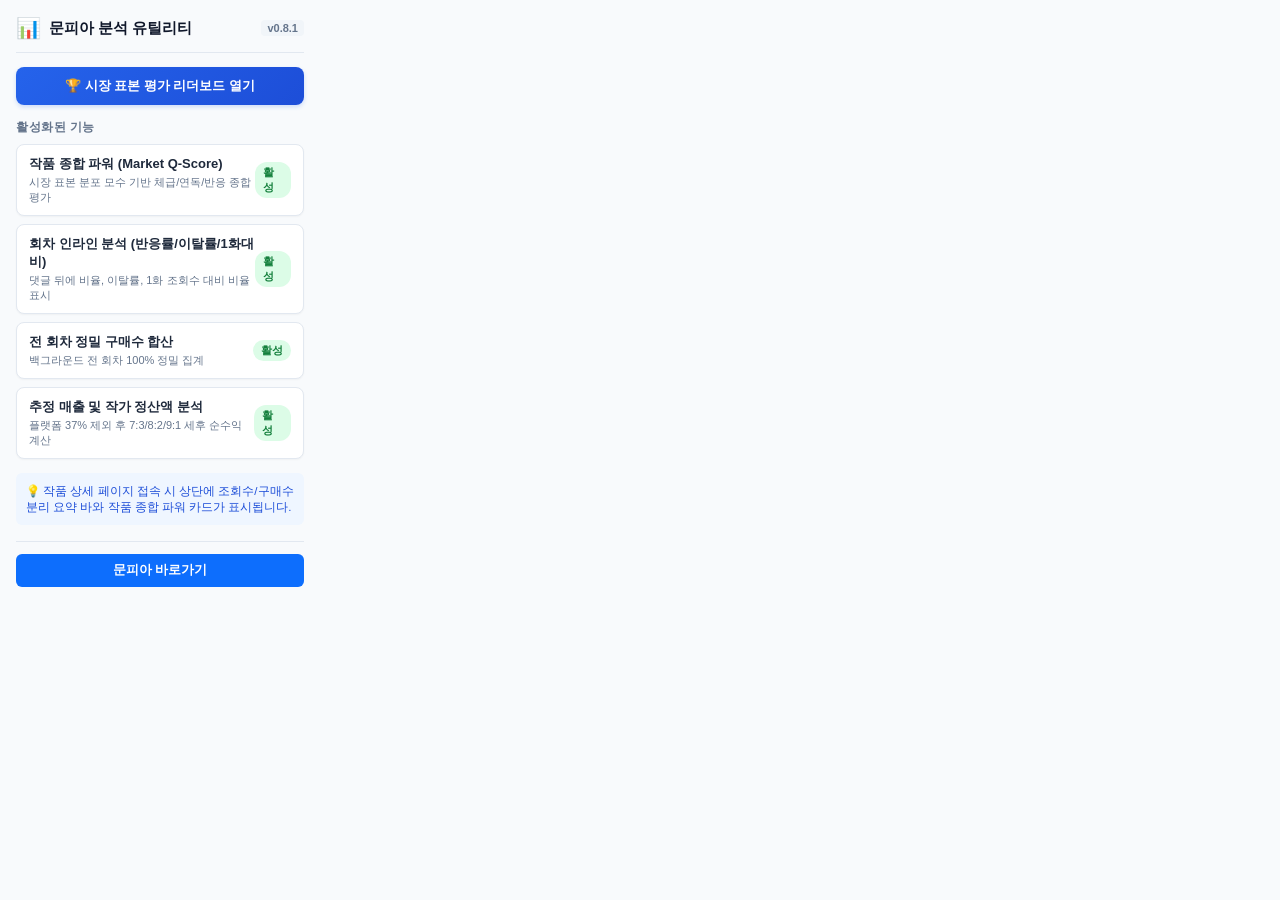
<file: src/popup/popup.html>
<!DOCTYPE html>
<html lang="ko">
<head>
  <meta charset="UTF-8">
  <meta name="viewport" content="width=device-width, initial-scale=1.0">
  <title>문피아 작품 분석 유틸리티</title>
  <link rel="stylesheet" href="popup.css">
</head>
<body>
  <div class="popup-container">
    <header class="header">
      <div class="logo-area">
        <span class="logo-icon">📊</span>
        <h1 class="title">문피아 분석 유틸리티</h1>
      </div>
      <span class="version-tag">v0.8.1</span>
    </header>

    <main class="content">
      <section class="action-section" style="margin-bottom: 14px;">
        <button type="button" id="btn-open-market-dashboard" class="dashboard-launch-btn">🏆 시장 표본 평가 리더보드 열기</button>
      </section>

      <section class="section">
        <h2 class="section-title">활성화된 기능</h2>
        <ul class="feature-list">
          <li class="feature-item">
            <div class="feature-info">
              <span class="feature-name">작품 종합 파워 (Market Q-Score)</span>
              <span class="feature-desc">시장 표본 분포 모수 기반 체급/연독/반응 종합 평가</span>
            </div>
            <span class="status-badge active">활성</span>
          </li>
          <li class="feature-item">
            <div class="feature-info">
              <span class="feature-name">회차 인라인 분석 (반응률/이탈률/1화대비)</span>
              <span class="feature-desc">댓글 뒤에 비율, 이탈률, 1화 조회수 대비 비율 표시</span>
            </div>
            <span class="status-badge active">활성</span>
          </li>
          <li class="feature-item">
            <div class="feature-info">
              <span class="feature-name">전 회차 정밀 구매수 합산</span>
              <span class="feature-desc">백그라운드 전 회차 100% 정밀 집계</span>
            </div>
            <span class="status-badge active">활성</span>
          </li>
          <li class="feature-item">
            <div class="feature-info">
              <span class="feature-name">추정 매출 및 작가 정산액 분석</span>
              <span class="feature-desc">플랫폼 37% 제외 후 7:3/8:2/9:1 세후 순수익 계산</span>
            </div>
            <span class="status-badge active">활성</span>
          </li>
        </ul>
      </section>

      <section class="info-section">
        <p class="guide-text">💡 작품 상세 페이지 접속 시 상단에 조회수/구매수 분리 요약 바와 작품 종합 파워 카드가 표시됩니다.</p>
      </section>
    </main>

    <footer class="footer">
      <a href="https://novel.munpia.com" target="_blank" class="link-btn">문피아 바로가기</a>
    </footer>
  </div>
  <script src="popup.js"></script>
</body>
</html>
</file>
<file: src/popup/popup.css>
* {
  box-sizing: border-box;
  margin: 0;
  padding: 0;
  font-family: -apple-system, BlinkMacSystemFont, "Segoe UI", Roboto, "Helvetica Neue", Arial, sans-serif;
}

body {
  width: 320px;
  background-color: #f8fafc;
  color: #1e293b;
}

.popup-container {
  padding: 16px;
}

.header {
  display: flex;
  justify-content: space-between;
  align-items: center;
  padding-bottom: 12px;
  border-bottom: 1px solid #e2e8f0;
}

.logo-area {
  display: flex;
  align-items: center;
  gap: 8px;
}

.logo-icon {
  font-size: 20px;
}

.title {
  font-size: 15px;
  font-weight: 700;
  color: #0f172a;
}

.version-tag {
  font-size: 11px;
  font-weight: 600;
  color: #64748b;
  background-color: #f1f5f9;
  padding: 2px 6px;
  border-radius: 4px;
}

.content {
  margin-top: 14px;
}

.section-title {
  font-size: 12px;
  font-weight: 600;
  color: #64748b;
  text-transform: uppercase;
  letter-spacing: 0.5px;
  margin-bottom: 8px;
}

.feature-list {
  list-style: none;
  display: flex;
  flex-direction: column;
  gap: 8px;
}

.feature-item {
  display: flex;
  justify-content: space-between;
  align-items: center;
  padding: 10px 12px;
  background-color: #ffffff;
  border: 1px solid #e2e8f0;
  border-radius: 8px;
  box-shadow: 0 1px 2px rgba(0, 0, 0, 0.04);
}

.feature-item.coming-soon {
  opacity: 0.65;
  background-color: #f8fafc;
}

.feature-info {
  display: flex;
  flex-direction: column;
  gap: 2px;
}

.feature-name {
  font-size: 13px;
  font-weight: 600;
  color: #1e293b;
}

.feature-desc {
  font-size: 11px;
  color: #64748b;
}

.status-badge {
  font-size: 11px;
  font-weight: 600;
  padding: 3px 8px;
  border-radius: 12px;
  background-color: #e2e8f0;
  color: #64748b;
}

.status-badge.active {
  background-color: #dcfce7;
  color: #15803d;
}

.info-section {
  margin-top: 14px;
  padding: 10px;
  background-color: #eff6ff;
  border-radius: 6px;
}

.guide-text {
  font-size: 11.5px;
  color: #1d4ed8;
  line-height: 1.4;
}

.footer {
  margin-top: 16px;
  padding-top: 12px;
  border-top: 1px solid #e2e8f0;
  text-align: center;
}

.link-btn {
  display: block;
  width: 100%;
  padding: 8px 0;
  text-align: center;
  background-color: #0d6efd;
  color: #ffffff;
  text-decoration: none;
  font-size: 12.5px;
  font-weight: 600;
  border-radius: 6px;
  transition: background-color 0.2s;
}

.link-btn:hover {
  background-color: #0b5ed7;
}

.dashboard-launch-btn {
  display: block;
  width: 100%;
  padding: 10px 0;
  text-align: center;
  background: linear-gradient(135deg, #2563eb, #1d4ed8);
  color: #ffffff;
  border: none;
  font-size: 13px;
  font-weight: 700;
  border-radius: 8px;
  cursor: pointer;
  box-shadow: 0 2px 4px rgba(37, 99, 235, 0.2);
  transition: all 0.2s;
}

.dashboard-launch-btn:hover {
  background: linear-gradient(135deg, #1d4ed8, #1e40af);
  transform: translateY(-1px);
}
</file>
